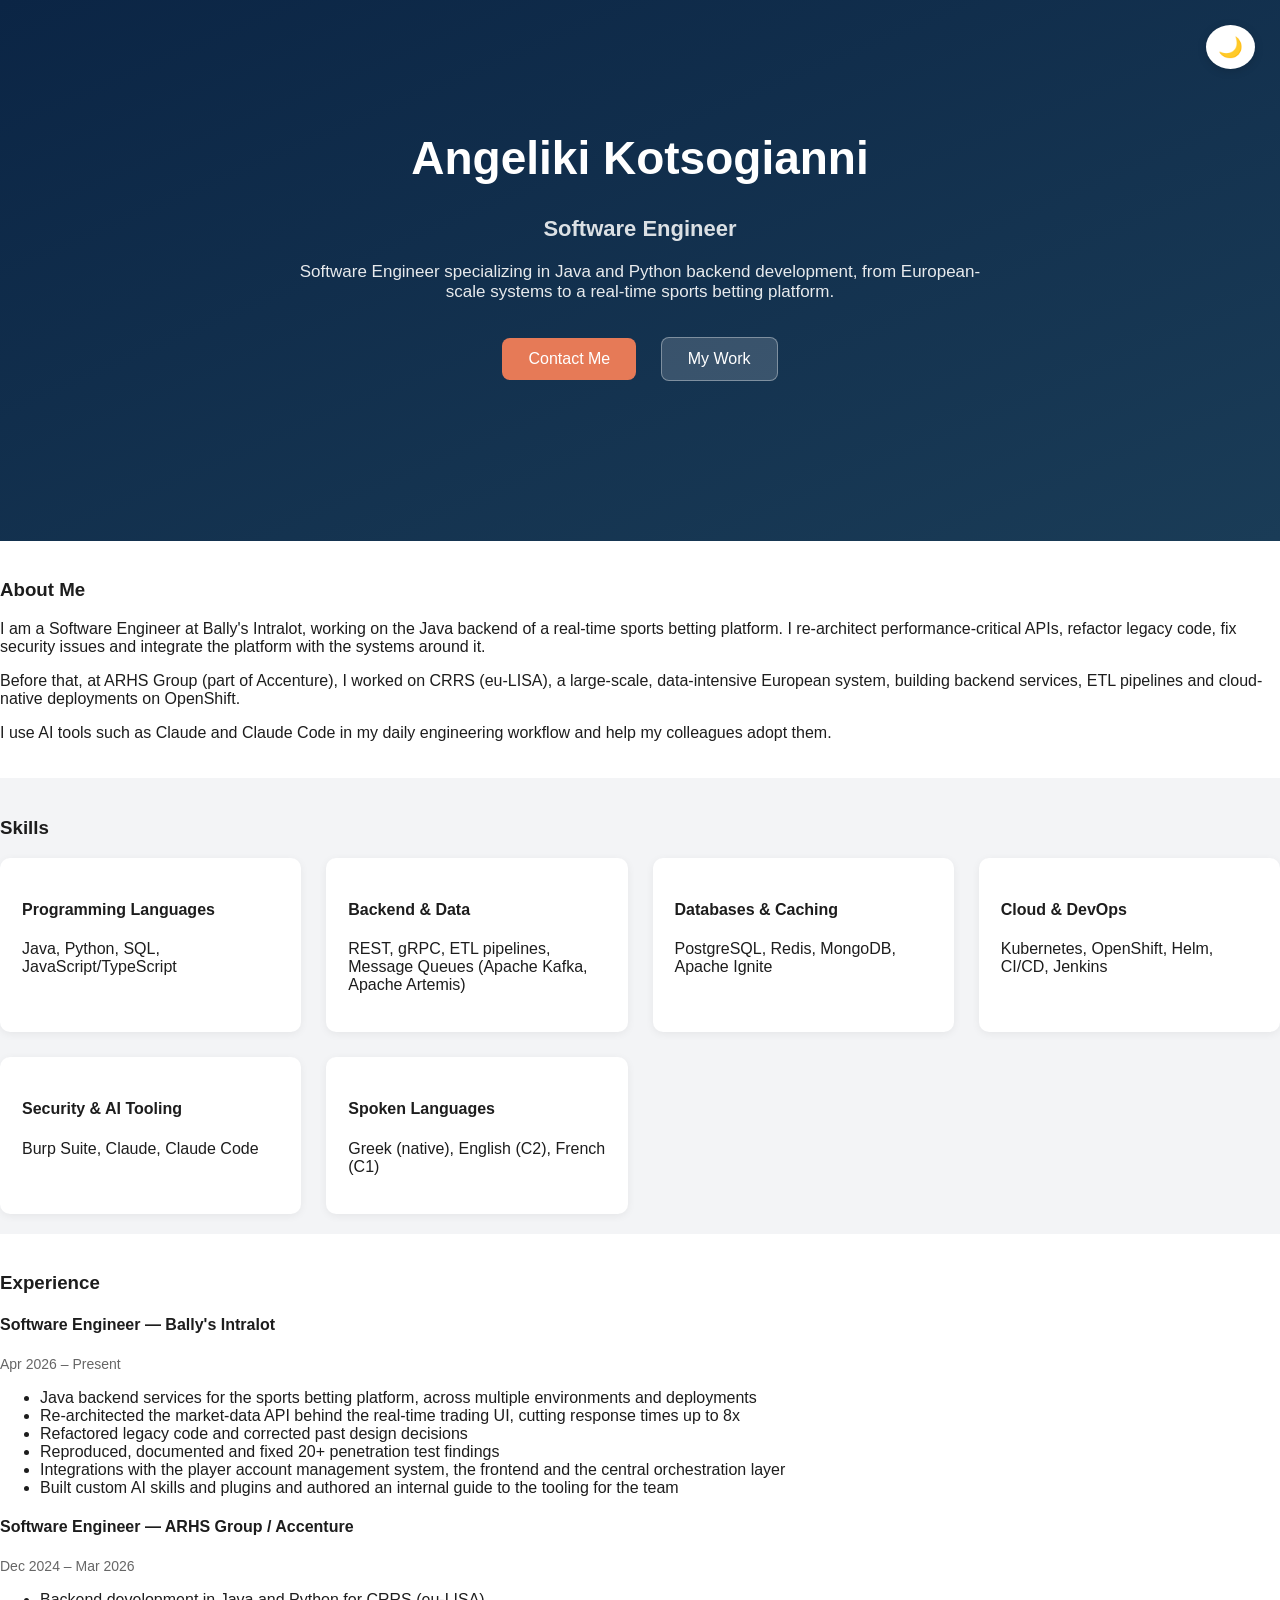
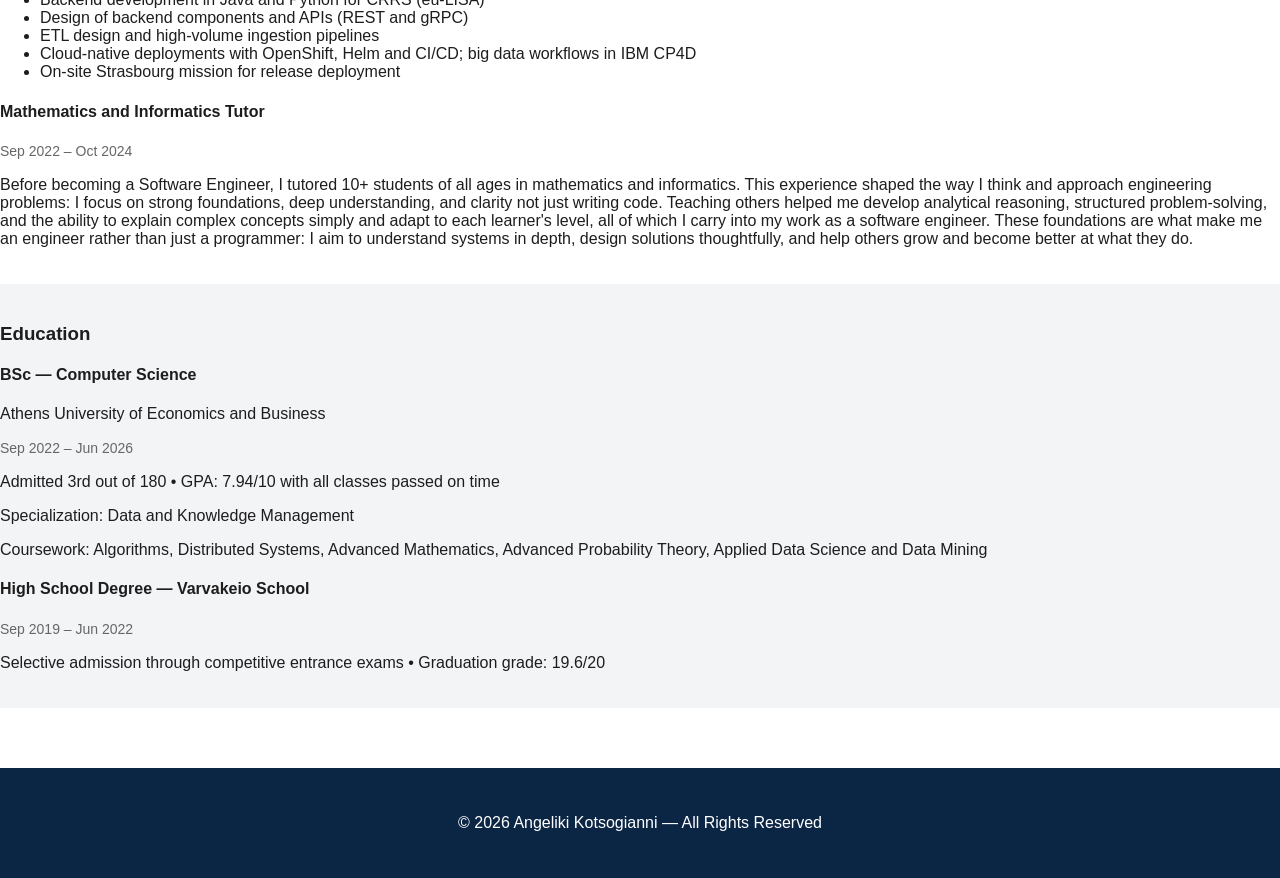
<file: index.html>
<!DOCTYPE html>
<html lang="en">
<head>
  <meta charset="UTF-8" />
  <meta name="viewport" content="width=device-width, initial-scale=1.0" />
  <title>Angeliki Kotsogianni | Software Engineer</title>
  <link rel="stylesheet" href="css/style.css" />
</head>

<body>
<header class="hero fade-in">
  <div class="theme-toggle">
    <button id="themeButton">🌙</button>
  </div>

  <div class="container">
    <h1 class="title">Angeliki Kotsogianni</h1>
    <h2 class="subtitle">Software Engineer</h2>

    <p class="tagline">
      Software Engineer specializing in Java and Python backend development, from European-scale
      systems to a real-time sports betting platform.
    </p>

    <div class="cta">
      <a href="contact.html" class="button primary">Contact Me</a>
      <a href="work.html" class="button secondary">My Work</a>
    </div>
  </div>
</header>

<section id="about" class="section fade-in">
  <div class="container">
    <h3>About Me</h3>
    <p>
      I am a Software Engineer at Bally's Intralot, working on the Java backend of a real-time
      sports betting platform. I re-architect performance-critical APIs, refactor legacy code,
      fix security issues and integrate the platform with the systems around it.
    </p>
    <p>
      Before that, at ARHS Group (part of Accenture), I worked on CRRS (eu-LISA), a large-scale,
      data-intensive European system, building backend services, ETL pipelines and cloud-native
      deployments on OpenShift.
    </p>
    <p>
      I use AI tools such as Claude and Claude Code in my daily engineering workflow and help my
      colleagues adopt them.
    </p>
  </div>
</section>

<section id="skills" class="section alt fade-in">
  <div class="container">
    <h3>Skills</h3>

    <div class="skills-grid">
      <div class="skill-card hover-up">
        <h4>Programming Languages</h4>
        <p>Java, Python, SQL, JavaScript/TypeScript</p>
      </div>

      <div class="skill-card hover-up">
        <h4>Backend & Data</h4>
        <p>REST, gRPC, ETL pipelines, Message Queues (Apache Kafka, Apache Artemis)</p>
      </div>

      <div class="skill-card hover-up">
        <h4>Databases & Caching</h4>
        <p>PostgreSQL, Redis, MongoDB, Apache Ignite</p>
      </div>

      <div class="skill-card hover-up">
        <h4>Cloud & DevOps</h4>
        <p>Kubernetes, OpenShift, Helm, CI/CD, Jenkins</p>
      </div>

      <div class="skill-card hover-up">
        <h4>Security & AI Tooling</h4>
        <p>Burp Suite, Claude, Claude Code</p>
      </div>

      <div class="skill-card hover-up">
        <h4>Spoken Languages</h4>
        <p>Greek (native), English (C2), French (C1)</p>
      </div>
    </div>
  </div>
</section>

<section id="experience" class="section fade-in">
  <div class="container">
    <h3>Experience</h3>

    <div class="experience-item">
      <h4>Software Engineer — Bally's Intralot</h4>
      <span class="duration">Apr 2026 – Present</span>
      <ul>
        <li>Java backend services for the sports betting platform, across multiple environments and deployments</li>
        <li>Re-architected the market-data API behind the real-time trading UI, cutting response times up to 8x</li>
        <li>Refactored legacy code and corrected past design decisions</li>
        <li>Reproduced, documented and fixed 20+ penetration test findings</li>
        <li>Integrations with the player account management system, the frontend and the central orchestration layer</li>
        <li>Built custom AI skills and plugins and authored an internal guide to the tooling for the team</li>
      </ul>
    </div>

    <div class="experience-item">
      <h4>Software Engineer — ARHS Group / Accenture</h4>
      <span class="duration">Dec 2024 – Mar 2026</span>
      <ul>
        <li>Backend development in Java and Python for CRRS (eu-LISA)</li>
        <li>Design of backend components and APIs (REST and gRPC)</li>
        <li>ETL design and high-volume ingestion pipelines</li>
        <li>Cloud-native deployments with OpenShift, Helm and CI/CD; big data workflows in IBM CP4D</li>
        <li>On-site Strasbourg mission for release deployment</li>
      </ul>
    </div>

    <div class="experience-item">
      <h4>Mathematics and Informatics Tutor</h4>
      <span class="duration">Sep 2022 – Oct 2024</span>
      <p>Before becoming a Software Engineer, I tutored 10+ students of all ages in mathematics and informatics.
        This experience shaped the way I think and approach engineering problems: I focus on strong foundations,
        deep understanding, and clarity not just writing code. Teaching others helped me develop analytical reasoning,
        structured problem-solving, and the ability to explain complex concepts simply and adapt to each learner's level,
        all of which I carry into my work as a software engineer.
        These foundations are what make me an engineer rather than just a programmer: I aim to understand systems in depth,
        design solutions thoughtfully, and help others grow and become better at what they do.</p>
    </div>
  </div>
</section>

<section id="education" class="section alt fade-in">
  <div class="container">
    <h3>Education</h3>

    <div class="education-item">
      <h4>BSc — Computer Science</h4>
      <p>Athens University of Economics and Business</p>
      <span class="duration">Sep 2022 – Jun 2026</span>
      <p>Admitted 3rd out of 180 • GPA: 7.94/10 with all classes passed on time</p>
      <p>Specialization: Data and Knowledge Management</p>
      <p>Coursework: Algorithms, Distributed Systems, Advanced Mathematics, Advanced Probability Theory,
        Applied Data Science and Data Mining</p>
    </div>

    <div class="education-item">
      <h4>High School Degree — Varvakeio School</h4>
      <span class="duration">Sep 2019 – Jun 2022</span>
      <p>Selective admission through competitive entrance exams • Graduation grade: 19.6/20</p>
    </div>
  </div>
</section>

<footer>
  <div class="container">
    <p>© 2026 Angeliki Kotsogianni — All Rights Reserved</p>
  </div>
</footer>

<script src="js/script.js"></script>
</body>
</html>
</file>
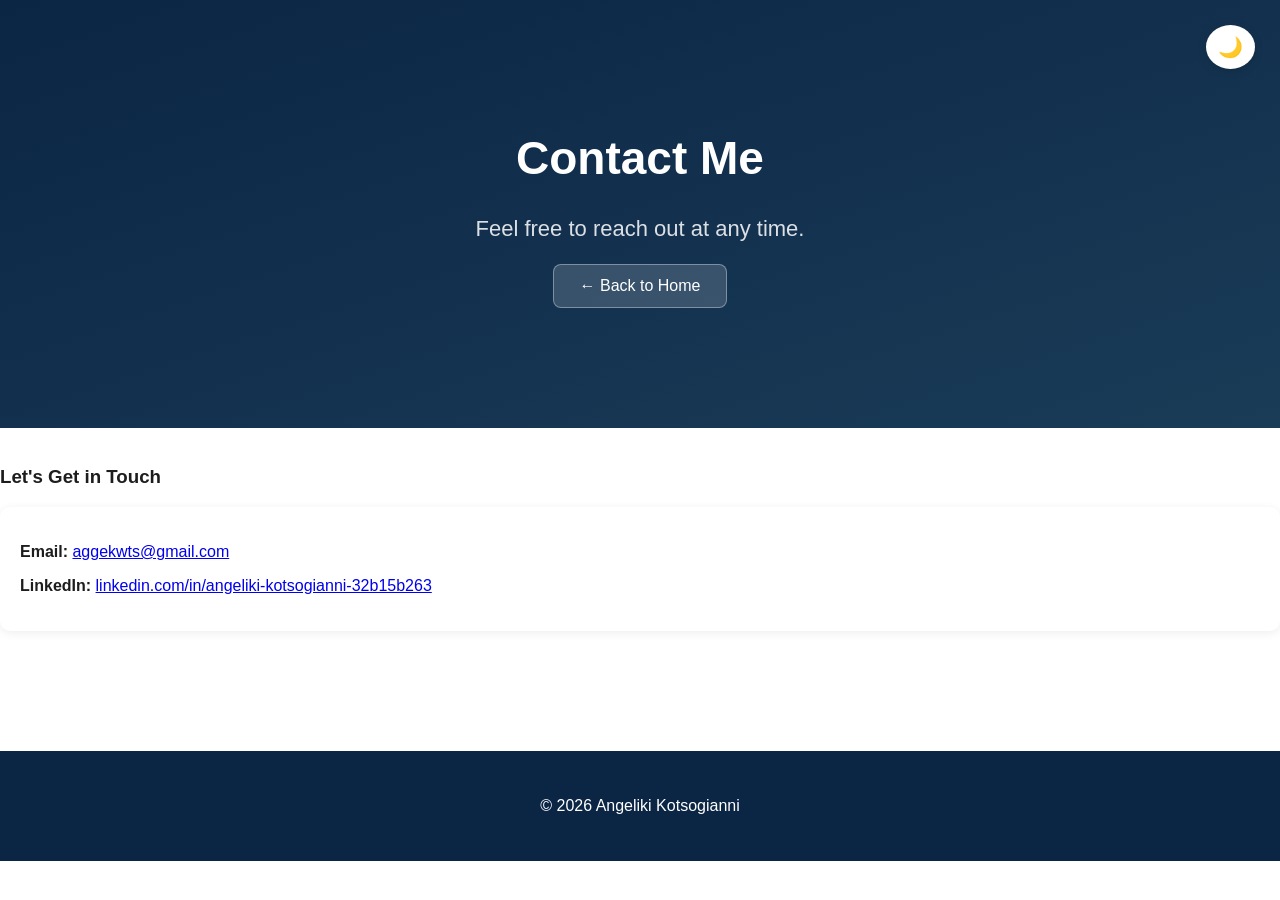
<file: contact.html>
<!DOCTYPE html>
<html lang="en">
<head>
  <meta charset="UTF-8" />
  <meta name="viewport" content="width=device-width, initial-scale=1.0" />
  <title>Contact | Angeliki Kotsogianni</title>
  <link rel="stylesheet" href="css/style.css" />
</head>

<body>
<header class="hero small-hero fade-in">
  <div class="theme-toggle">
    <button id="themeButton">🌙</button>
  </div>

  <div class="container">
    <h1 class="title">Contact Me</h1>
    <p class="subtitle">Feel free to reach out at any time.</p>

    <div class="cta">
      <a href="index.html" class="button secondary">← Back to Home</a>
    </div>
  </div>
</header>

<section class="section fade-in">
  <div class="container">
    <h3>Let's Get in Touch</h3>

    <div class="contact-box hover-up">
      <p><strong>Email:</strong> <a href="mailto:aggekwts@gmail.com">aggekwts@gmail.com</a></p>
      <p><strong>LinkedIn:</strong>
        <a href="https://www.linkedin.com/in/angeliki-kotsogianni-32b15b263" target="_blank">
          linkedin.com/in/angeliki-kotsogianni-32b15b263
        </a></p>
    </div>

<!--    <h3>Send a Message</h3>-->

<!--    <script>-->
<!--      const urlParams = new URLSearchParams(window.location.search);-->
<!--      if (urlParams.get("sent") === "true") {-->
<!--        alert("Your message has been sent successfully!");-->
<!--      }-->
<!--    </script>-->

<!--    <form class="contact-form hover-up"-->
<!--          action="https://formsubmit.co/aggekwts@gmail.com"-->
<!--          method="POST">-->
<!--      <label>Name</label>-->
<!--      <input type="text" placeholder="Your name..." required>-->

<!--      <label>Email</label>-->
<!--      <input type="email" placeholder="Your email..." required>-->

<!--      <label>Message</label>-->
<!--      <textarea rows="6" placeholder="Your message..." required></textarea>-->

<!--      <button type="submit" class="button primary">Send Message</button>-->
<!--    </form>-->

  </div>
</section>

<footer>
  <div class="container">
    <p>© 2026 Angeliki Kotsogianni</p>
  </div>
</footer>

<script src="js/script.js"></script>
</body>
</html>
</file>
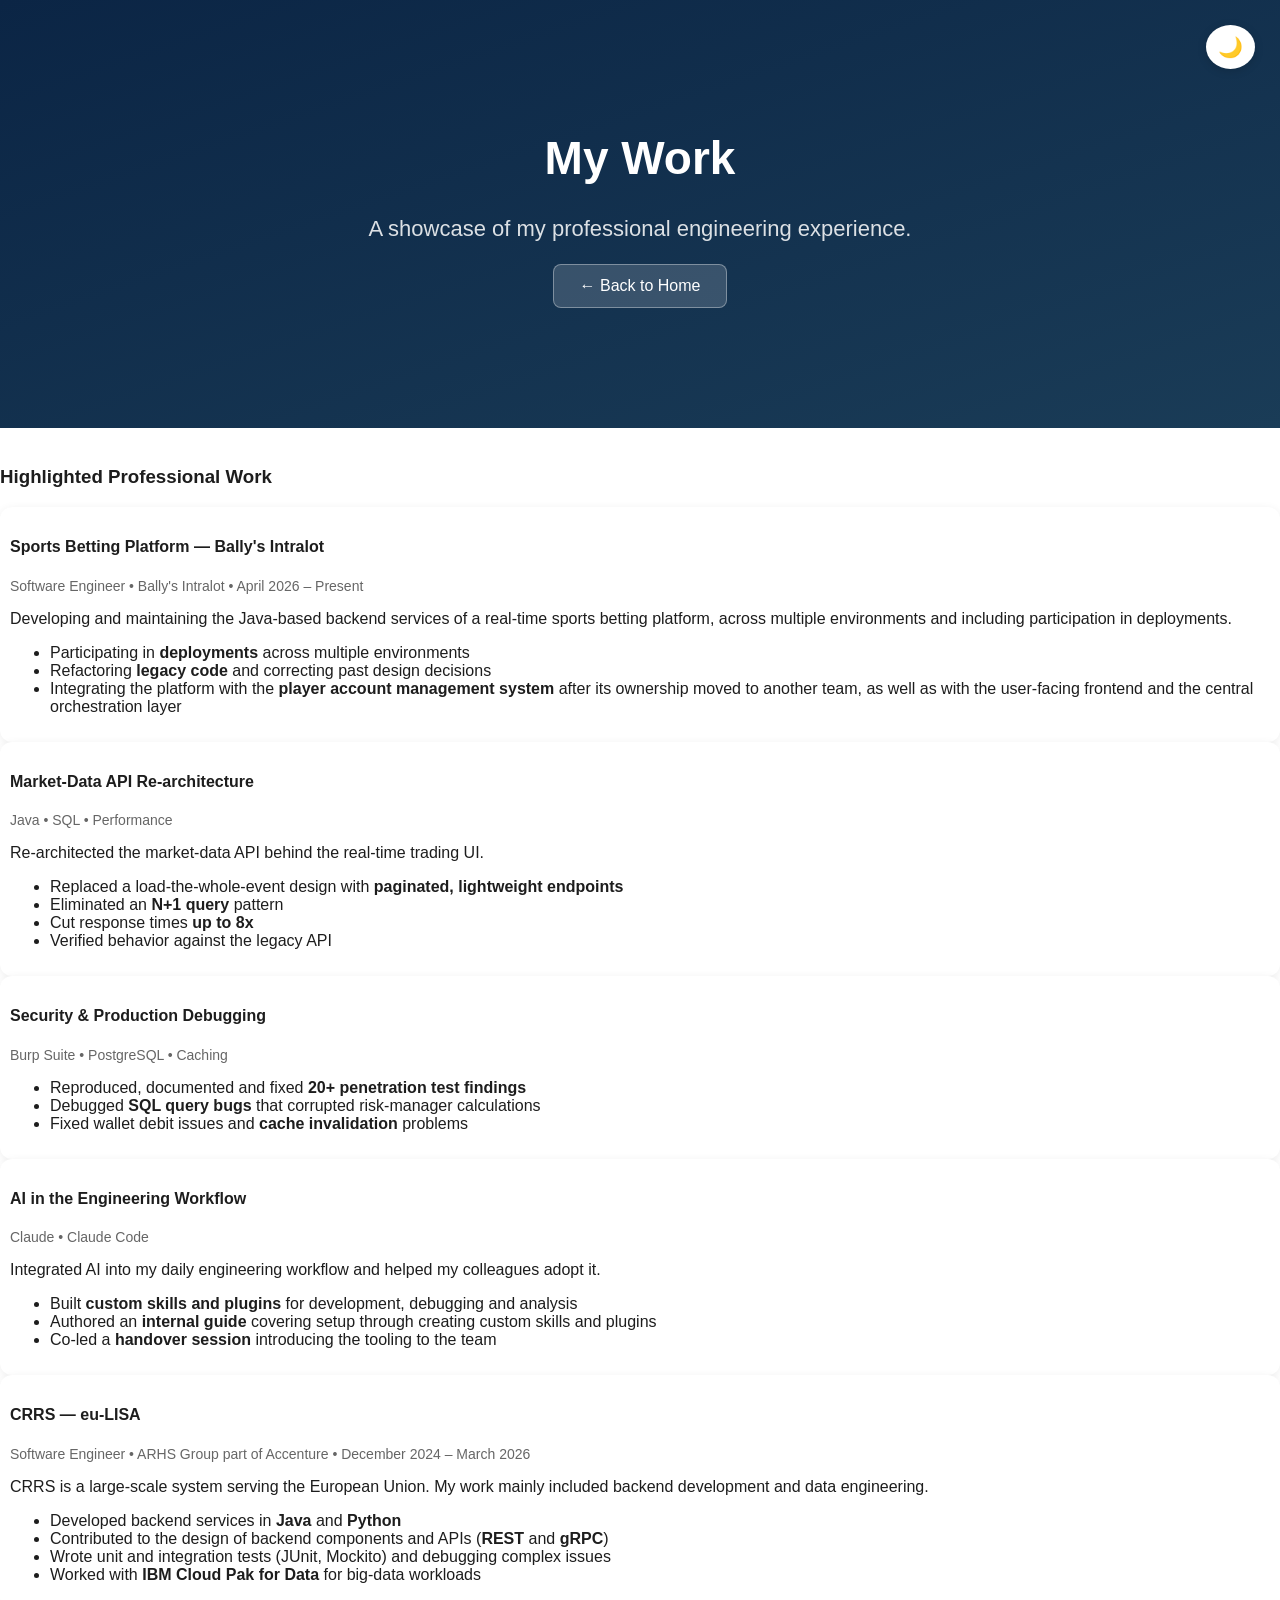
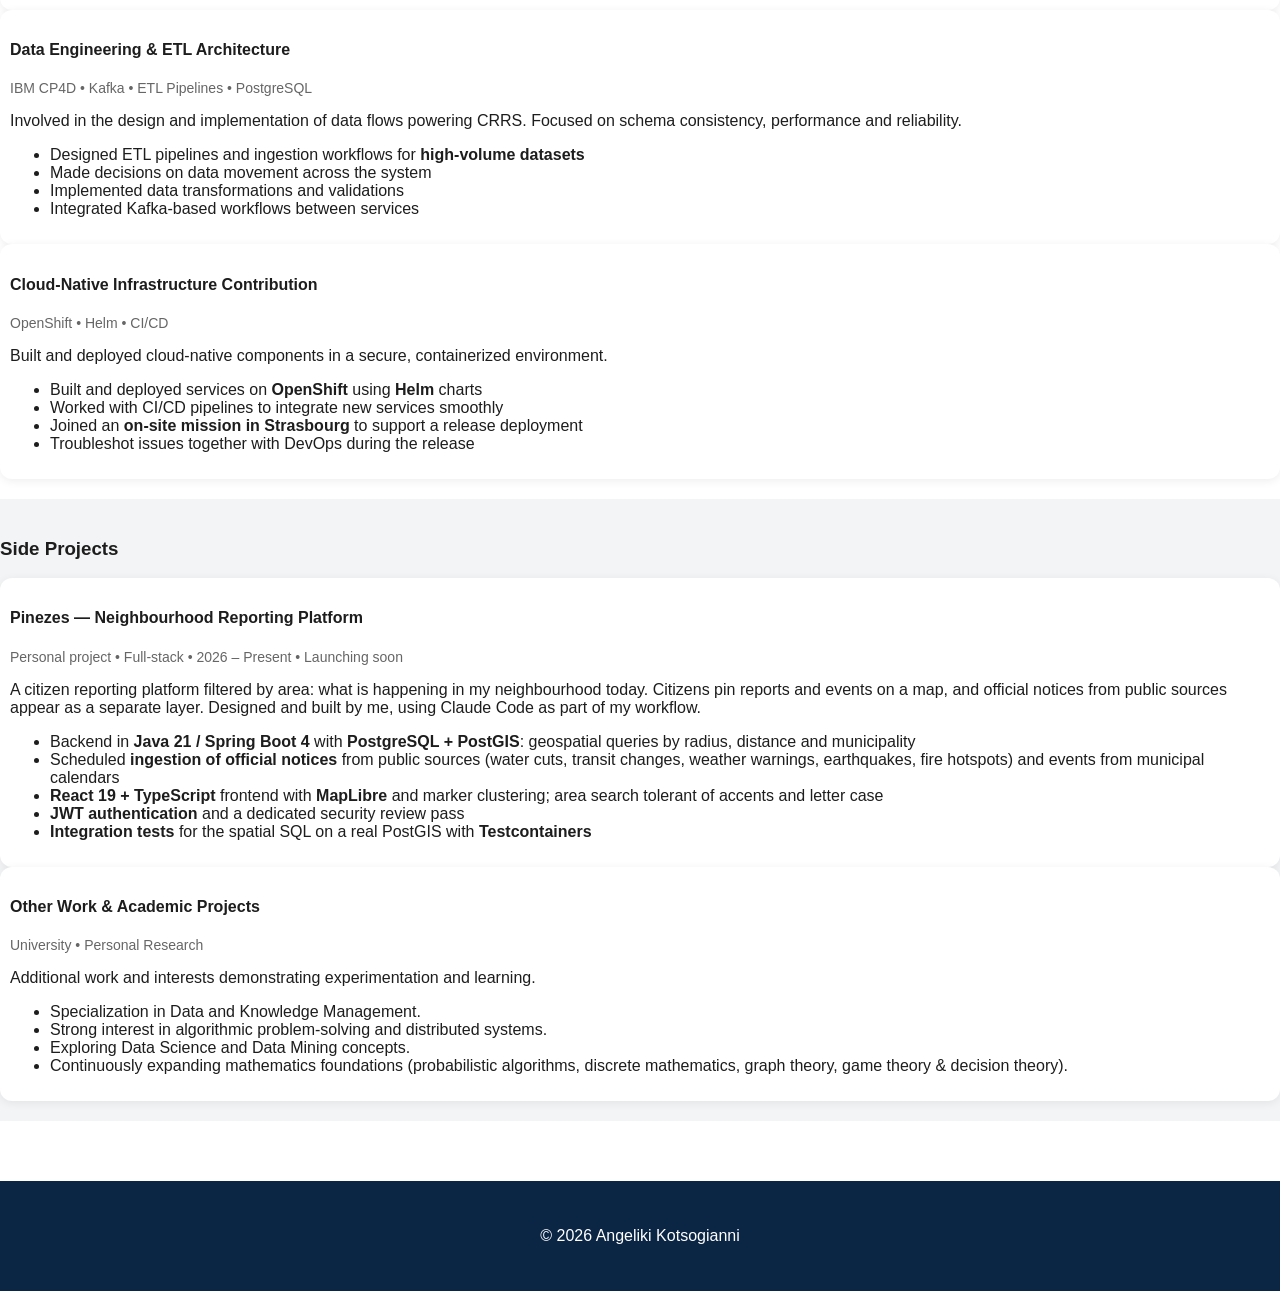
<file: work.html>
<!DOCTYPE html>
<html lang="en">
<head>
  <meta charset="UTF-8" />
  <meta name="viewport" content="width=device-width, initial-scale=1.0" />
  <title>My Work | Angeliki Kotsogianni</title>
  <link rel="stylesheet" href="css/style.css" />
</head>

<body>
<header class="hero small-hero fade-in">
  <div class="theme-toggle">
    <button id="themeButton">🌙</button>
  </div>

  <div class="container">
    <h1 class="title">My Work</h1>
    <p class="subtitle">
      A showcase of my professional engineering experience.
    </p>

    <div class="cta">
      <a href="index.html" class="button secondary">← Back to Home</a>
    </div>
  </div>
</header>

<section class="section fade-in">
  <div class="container">
    <h3>Highlighted Professional Work</h3>

    <div class="work-card hover-up">
      <h4>Sports Betting Platform — Bally's Intralot</h4>
      <p class="work-meta">Software Engineer • Bally's Intralot • April 2026 – Present</p>

      <p>
        Developing and maintaining the Java-based backend services of a real-time sports betting platform,
        across multiple environments and including participation in deployments.
      </p>

      <ul>
        <li>Participating in <strong>deployments</strong> across multiple environments</li>
        <li>Refactoring <strong>legacy code</strong> and correcting past design decisions</li>
        <li>Integrating the platform with the <strong>player account management system</strong> after its ownership moved to another team, as well as with the user-facing frontend and the central orchestration layer</li>
      </ul>
    </div>

    <div class="work-card hover-up">
      <h4>Market-Data API Re-architecture</h4>
      <p class="work-meta">Java • SQL • Performance</p>

      <p>
        Re-architected the market-data API behind the real-time trading UI.
      </p>

      <ul>
        <li>Replaced a load-the-whole-event design with <strong>paginated, lightweight endpoints</strong></li>
        <li>Eliminated an <strong>N+1 query</strong> pattern</li>
        <li>Cut response times <strong>up to 8x</strong></li>
        <li>Verified behavior against the legacy API</li>
      </ul>
    </div>

    <div class="work-card hover-up">
      <h4>Security & Production Debugging</h4>
      <p class="work-meta">Burp Suite • PostgreSQL • Caching</p>

      <ul>
        <li>Reproduced, documented and fixed <strong>20+ penetration test findings</strong></li>
        <li>Debugged <strong>SQL query bugs</strong> that corrupted risk-manager calculations</li>
        <li>Fixed wallet debit issues and <strong>cache invalidation</strong> problems</li>
      </ul>
    </div>

    <div class="work-card hover-up">
      <h4>AI in the Engineering Workflow</h4>
      <p class="work-meta">Claude • Claude Code</p>

      <p>
        Integrated AI into my daily engineering workflow and helped my colleagues adopt it.
      </p>

      <ul>
        <li>Built <strong>custom skills and plugins</strong> for development, debugging and analysis</li>
        <li>Authored an <strong>internal guide</strong> covering setup through creating custom skills and plugins</li>
        <li>Co-led a <strong>handover session</strong> introducing the tooling to the team</li>
      </ul>
    </div>

    <div class="work-card hover-up">
      <h4>CRRS — eu-LISA</h4>
      <p class="work-meta">Software Engineer • ARHS Group part of Accenture • December 2024 – March 2026</p>

      <p>
        CRRS is a large-scale system serving the European Union.
        My work mainly included backend development and data engineering.
      </p>

      <ul>
        <li>Developed backend services in <strong>Java</strong> and <strong>Python</strong></li>
        <li>Contributed to the design of backend components and APIs (<strong>REST</strong> and <strong>gRPC</strong>)</li>
        <li>Wrote unit and integration tests (JUnit, Mockito) and debugging complex issues</li>
        <li>Worked with <strong>IBM Cloud Pak for Data</strong> for big-data workloads</li>
      </ul>
    </div>

    <div class="work-card hover-up">
      <h4>Data Engineering & ETL Architecture</h4>
      <p class="work-meta">IBM CP4D • Kafka • ETL Pipelines • PostgreSQL</p>

      <p>
        Involved in the design and implementation of data flows powering CRRS.
        Focused on schema consistency, performance and reliability.
      </p>

      <ul>
        <li>Designed ETL pipelines and ingestion workflows for <strong>high-volume datasets</strong></li>
        <li>Made decisions on data movement across the system</li>
        <li>Implemented data transformations and validations</li>
        <li>Integrated Kafka-based workflows between services</li>
      </ul>
    </div>

    <div class="work-card hover-up">
      <h4>Cloud-Native Infrastructure Contribution</h4>
      <p class="work-meta">OpenShift • Helm • CI/CD</p>

      <p>
        Built and deployed cloud-native components in a secure, containerized environment.
      </p>

      <ul>
        <li>Built and deployed services on <strong>OpenShift</strong> using <strong>Helm</strong> charts</li>
        <li>Worked with CI/CD pipelines to integrate new services smoothly</li>
        <li>Joined an <strong>on-site mission in Strasbourg</strong> to support a release deployment</li>
        <li>Troubleshot issues together with DevOps during the release</li>
      </ul>
    </div>

  </div>
</section>

<section class="section alt fade-in">
  <div class="container">
    <h3>Side Projects</h3>

    <div class="work-card hover-up">
      <h4>Pinezes — Neighbourhood Reporting Platform</h4>
      <p class="work-meta">Personal project • Full-stack • 2026 – Present • Launching soon</p>

      <p>
        A citizen reporting platform filtered by area: what is happening in my neighbourhood today.
        Citizens pin reports and events on a map, and official notices from public sources appear as a separate layer.
        Designed and built by me, using Claude Code as part of my workflow.
      </p>

      <ul>
        <li>Backend in <strong>Java 21 / Spring Boot 4</strong> with <strong>PostgreSQL + PostGIS</strong>: geospatial queries by radius, distance and municipality</li>
        <li>Scheduled <strong>ingestion of official notices</strong> from public sources (water cuts, transit changes, weather warnings, earthquakes, fire hotspots) and events from municipal calendars</li>
        <li><strong>React 19 + TypeScript</strong> frontend with <strong>MapLibre</strong> and marker clustering; area search tolerant of accents and letter case</li>
        <li><strong>JWT authentication</strong> and a dedicated security review pass</li>
        <li><strong>Integration tests</strong> for the spatial SQL on a real PostGIS with <strong>Testcontainers</strong></li>
      </ul>
    </div>

    <div class="work-card hover-up">
      <h4>Other Work & Academic Projects</h4>
      <p class="work-meta">University • Personal Research</p>

      <p>
        Additional work and interests demonstrating experimentation and learning.
      </p>

      <ul>
        <li>Specialization in Data and Knowledge Management.</li>
        <li>Strong interest in algorithmic problem-solving and distributed systems.</li>
        <li>Exploring Data Science and Data Mining concepts.</li>
        <li>Continuously expanding mathematics foundations (probabilistic algorithms, discrete mathematics, graph theory, game theory & decision theory).</li>
      </ul>
    </div>

  </div>
</section>

<footer>
  <div class="container">
    <p>© 2026 Angeliki Kotsogianni</p>
  </div>
</footer>

<script src="js/script.js"></script>
</body>
</html>
</file>
<file: css/style.css>
:root {
  --primary: #1a3c57;
  --accent: #e67a57;

  --bg: #ffffff;
  --bg-alt: #f3f4f6;

  --text-main: #1d1d1d;
  --text-light: #666;

  --card-bg: #ffffff;

  --hero-gradient-1: #0b2545;
  --hero-gradient-2: #1a3c57;
}

body.dark {
  --primary: #c8d7e8;
  --accent: #f2976b;

  --bg: #0b1520;
  --bg-alt: #101b2b;

  --text-main: #e4e8ef;
  --text-light: #9aa3b2;

  --card-bg: #142233;

  --hero-gradient-1: #0a1a2f;
  --hero-gradient-2: #112a43;
}

body {
  margin: 0;
  font-family: "Inter", sans-serif;
  background: var(--bg);
  color: var(--text-main);
  transition: background .3s, color .3s;
}

.section {
  padding: 20px 0;
  transition: background .3s;
}

.section.alt {
  background: var(--bg-alt);
}

.theme-toggle {
  position: absolute;
  right: 25px;
  top: 25px;
}

#themeButton {
  padding: 10px 12px;
  font-size: 20px;
  border: none;
  border-radius: 50%;
  background: var(--card-bg);
  cursor: pointer;
  box-shadow: 0 2px 10px rgba(0,0,0,0.15);
  transition: background .3s, transform .2s;
}

#themeButton:hover {
  transform: scale(1.08);
}

.hero {
  padding: 100px 0 160px;
  text-align: center;
  background: linear-gradient(to bottom right, var(--hero-gradient-1), var(--hero-gradient-2));
  color: white;
  transition: background .5s;
}

.title {
  font-size: 46px;
}

.subtitle {
  font-size: 22px;
  opacity: 0.85;
}

.tagline {
  max-width: 700px;
  margin: 20px auto 35px;
  font-size: 17px;
  opacity: 0.9;
}

.button {
  padding: 12px 26px;
  border-radius: 8px;
  font-size: 16px;
  text-decoration: none;
  display: inline-block;
  margin: 0 10px;
  transition: opacity .2s;
}

.button.primary {
  background: var(--accent);
  color: white;
}

.button.secondary {
  background: rgba(255,255,255,0.16);
  border: 1px solid rgba(255,255,255,0.35);
  color: white;
}

.skills-grid {
  display: grid;
  grid-template-columns: repeat(auto-fit, minmax(260px, 1fr));
  gap: 25px;
}

.skill-card {
  background: var(--card-bg);
  border-radius: 10px;
  padding: 22px;
  box-shadow: 0 2px 8px rgba(0,0,0,0.06);
  transition: background .3s, box-shadow .3s;
}

.experience-item, .education-item {
  margin-bottom: 10px;
}

.duration {
  font-size: 14px;
  color: var(--text-light);
}

footer {
  background: var(--hero-gradient-1);
  color: white;
  padding: 30px 0;
  text-align: center;
  margin-top: 60px;
}

.small-hero {
  padding: 100px 0 120px;
}

.work-card {
  background: var(--card-bg);
  border-radius: 12px;
  padding: 10px;
  box-shadow: 0 2px 10px rgba(0,0,0,0.07);
  transition: background .3s, box-shadow .3s;
}

.work-meta {
  color: var(--text-light);
  font-size: 14px;
  margin-bottom: 10px;
}

.contact-box {
  background: var(--card-bg);
  padding: 20px;
  border-radius: 10px;
  margin-bottom: 40px;
  box-shadow: 0 2px 10px rgba(0,0,0,0.07);
}

.contact-form {
  display: flex;
  flex-direction: column;
  gap: 12px;
}

.contact-form input,
.contact-form textarea {
  padding: 12px;
  border-radius: 8px;
  border: 1px solid #bbb;
  background: var(--bg);
  color: var(--text-main);
  transition: background .3s, color .3s, border .3s;
}

.dark .contact-form input,
.dark .contact-form textarea {
  border: 1px solid #334;
}

.note {
  font-size: 13px;
  color: var(--text-light);
}
</file>
